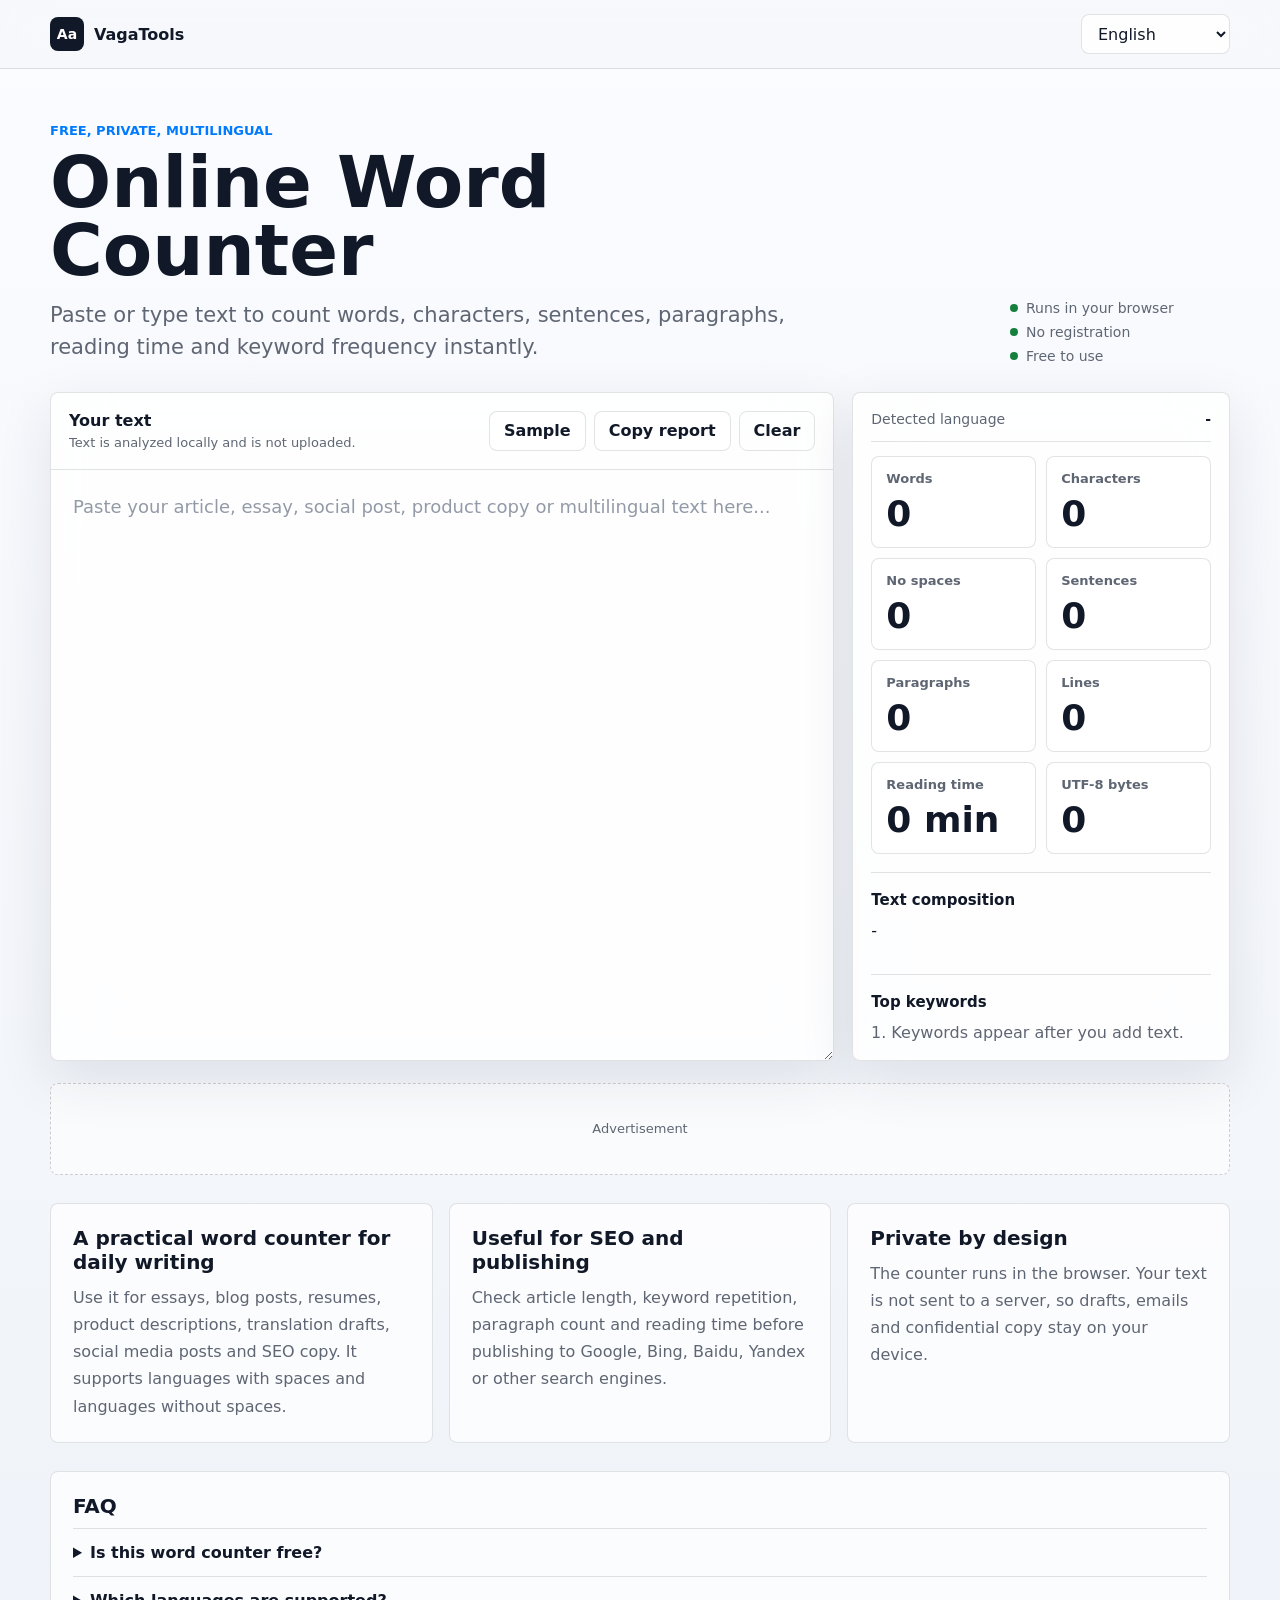
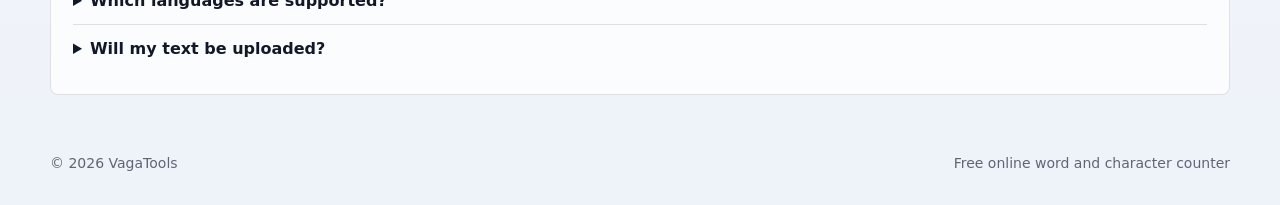
<file: index.html>
<!doctype html>
<html lang="en">
  <head>
    <meta charset="utf-8" />
    <meta name="viewport" content="width=device-width, initial-scale=1" />
    <title>Free Online Word Counter | Multilingual Character & Text Analyzer</title>
    <meta
      name="description"
      content="Free online word counter for English, Chinese, Japanese, Korean, Spanish, French, German, Portuguese, Russian, Arabic and more. Count words, characters, sentences, paragraphs, reading time and keyword frequency instantly."
    />
    <meta
      name="keywords"
      content="word counter, character counter, online word count, text analyzer, free word counter, multilingual word counter, 字数统计, 字符统计, 文字数カウント, compteur de mots, contador de palabras, contador de caracteres, Wortzähler, contatore parole, contador de palavras, счетчик слов, عداد الكلمات"
    />
    <meta name="robots" content="index, follow, max-image-preview:large" />
    <meta name="theme-color" content="#f5f7fb" />
    <link rel="canonical" href="https://English.vagatools.com/" />
    <link rel="alternate" hreflang="x-default" href="https://English.vagatools.com/" />
    <link rel="alternate" hreflang="en" href="https://English.vagatools.com/?lang=en" />
    <link rel="alternate" hreflang="zh" href="https://English.vagatools.com/?lang=zh" />
    <link rel="alternate" hreflang="es" href="https://English.vagatools.com/?lang=es" />
    <link rel="alternate" hreflang="fr" href="https://English.vagatools.com/?lang=fr" />
    <link rel="alternate" hreflang="de" href="https://English.vagatools.com/?lang=de" />
    <link rel="alternate" hreflang="ja" href="https://English.vagatools.com/?lang=ja" />
    <link rel="alternate" hreflang="ko" href="https://English.vagatools.com/?lang=ko" />
    <link rel="alternate" hreflang="pt" href="https://English.vagatools.com/?lang=pt" />
    <link rel="alternate" hreflang="ru" href="https://English.vagatools.com/?lang=ru" />
    <link rel="alternate" hreflang="ar" href="https://English.vagatools.com/?lang=ar" />
    <meta property="og:type" content="website" />
    <meta property="og:title" content="Free Online Word Counter" />
    <meta
      property="og:description"
      content="A fast multilingual word counter and character counter that works locally in your browser."
    />
    <meta property="og:url" content="https://English.vagatools.com/" />
    <meta property="og:site_name" content="VagaTools Word Counter" />
    <meta name="twitter:card" content="summary_large_image" />
    <link rel="icon" href="data:image/svg+xml,%3Csvg xmlns='http://www.w3.org/2000/svg' viewBox='0 0 64 64'%3E%3Crect width='64' height='64' rx='14' fill='%23f5f7fb'/%3E%3Cpath d='M17 18h30v5H17zm0 11h30v5H17zm0 11h18v5H17z' fill='%23007aff'/%3E%3C/svg%3E" />
    <link rel="stylesheet" href="./assets/styles.css" />
    <script
      async
      src="https://pagead2.googlesyndication.com/pagead/js/adsbygoogle.js?client=ca-pub-9943771829287979"
      crossorigin="anonymous"
    ></script>
    <script type="application/ld+json">
      {
        "@context": "https://schema.org",
        "@type": "WebApplication",
        "name": "VagaTools Free Online Word Counter",
        "url": "https://English.vagatools.com/",
        "applicationCategory": "UtilitiesApplication",
        "operatingSystem": "Any",
        "offers": {
          "@type": "Offer",
          "price": "0",
          "priceCurrency": "USD"
        },
        "featureList": [
          "Word count",
          "Character count",
          "Multilingual text analysis",
          "Reading time estimate",
          "Keyword frequency"
        ]
      }
    </script>
  </head>
  <body>
    <a class="skip-link" href="#tool" data-i18n="skip">Skip to tool</a>
    <header class="site-header">
      <nav class="nav" aria-label="Main navigation">
        <a class="brand" href="./" aria-label="VagaTools Word Counter">
          <span class="brand-mark" aria-hidden="true">Aa</span>
          <span>VagaTools</span>
        </a>
        <div class="nav-actions">
          <select id="languageSelect" class="language-select" aria-label="Language">
            <option value="auto">Auto</option>
            <option value="en">English</option>
            <option value="zh">中文</option>
            <option value="es">Español</option>
            <option value="fr">Français</option>
            <option value="de">Deutsch</option>
            <option value="ja">日本語</option>
            <option value="ko">한국어</option>
            <option value="pt">Português</option>
            <option value="ru">Русский</option>
            <option value="ar">العربية</option>
          </select>
        </div>
      </nav>
    </header>

    <main>
      <section class="intro" aria-labelledby="pageTitle">
        <div>
          <p class="eyebrow" data-i18n="eyebrow">Free, private, multilingual</p>
          <h1 id="pageTitle" data-i18n="title">Online Word Counter</h1>
          <p class="lede" data-i18n="lede">
            Paste or type text to count words, characters, sentences, paragraphs, reading time and keyword frequency instantly.
          </p>
        </div>
        <div class="trust-strip" aria-label="Tool highlights">
          <span data-i18n="trustLocal">Runs in your browser</span>
          <span data-i18n="trustNoSignup">No registration</span>
          <span data-i18n="trustFree">Free to use</span>
        </div>
      </section>

      <section id="tool" class="tool-shell" aria-label="Word counter tool">
        <div class="editor-panel">
          <div class="editor-toolbar">
            <div>
              <label for="textInput" data-i18n="inputLabel">Your text</label>
              <p id="privacyNote" data-i18n="privacyNote">Text is analyzed locally and is not uploaded.</p>
            </div>
            <div class="button-row">
              <button id="sampleBtn" type="button" data-i18n="sampleBtn">Sample</button>
              <button id="copyBtn" type="button" data-i18n="copyBtn">Copy report</button>
              <button id="clearBtn" type="button" class="quiet" data-i18n="clearBtn">Clear</button>
            </div>
          </div>
          <textarea
            id="textInput"
            spellcheck="true"
            aria-describedby="privacyNote"
            data-i18n-placeholder="placeholder"
            placeholder="Paste your article, essay, social post, product copy or multilingual text here..."
          ></textarea>
        </div>

        <aside class="stats-panel" aria-label="Text statistics">
          <div class="detected">
            <span data-i18n="detectedLanguage">Detected language</span>
            <strong id="languageName">-</strong>
          </div>
          <div class="stats-grid">
            <article class="stat">
              <span data-i18n="words">Words</span>
              <strong id="wordCount">0</strong>
            </article>
            <article class="stat">
              <span data-i18n="chars">Characters</span>
              <strong id="charCount">0</strong>
            </article>
            <article class="stat">
              <span data-i18n="charsNoSpaces">No spaces</span>
              <strong id="charNoSpaceCount">0</strong>
            </article>
            <article class="stat">
              <span data-i18n="sentences">Sentences</span>
              <strong id="sentenceCount">0</strong>
            </article>
            <article class="stat">
              <span data-i18n="paragraphs">Paragraphs</span>
              <strong id="paragraphCount">0</strong>
            </article>
            <article class="stat">
              <span data-i18n="lines">Lines</span>
              <strong id="lineCount">0</strong>
            </article>
            <article class="stat">
              <span data-i18n="readingTime">Reading time</span>
              <strong id="readingTime">0 min</strong>
            </article>
            <article class="stat">
              <span data-i18n="bytes">UTF-8 bytes</span>
              <strong id="byteCount">0</strong>
            </article>
          </div>

          <div class="detail-group">
            <h2 data-i18n="compositionTitle">Text composition</h2>
            <div id="scriptBreakdown" class="breakdown"></div>
          </div>

          <div class="detail-group">
            <h2 data-i18n="keywordsTitle">Top keywords</h2>
            <ol id="keywordList" class="keyword-list"></ol>
          </div>
        </aside>
      </section>

      <section class="ad-band" aria-label="Advertisement">
        <div class="ad-placeholder">
          <span data-i18n="adLabel">Advertisement</span>
        </div>
      </section>

      <section class="content-grid" aria-label="Word counter information">
        <article>
          <h2 data-i18n="whyTitle">A practical word counter for daily writing</h2>
          <p data-i18n="whyBody">
            Use it for essays, blog posts, resumes, product descriptions, translation drafts, social media posts and SEO copy. It supports languages with spaces and languages without spaces.
          </p>
        </article>
        <article>
          <h2 data-i18n="seoTitle">Useful for SEO and publishing</h2>
          <p data-i18n="seoBody">
            Check article length, keyword repetition, paragraph count and reading time before publishing to Google, Bing, Baidu, Yandex or other search engines.
          </p>
        </article>
        <article>
          <h2 data-i18n="privacyTitle">Private by design</h2>
          <p data-i18n="privacyBody">
            The counter runs in the browser. Your text is not sent to a server, so drafts, emails and confidential copy stay on your device.
          </p>
        </article>
      </section>

      <section class="faq" aria-labelledby="faqTitle">
        <h2 id="faqTitle" data-i18n="faqTitle">FAQ</h2>
        <details>
          <summary data-i18n="faqFreeQ">Is this word counter free?</summary>
          <p data-i18n="faqFreeA">Yes. It is free, does not require registration and can be used directly in the browser.</p>
        </details>
        <details>
          <summary data-i18n="faqLanguagesQ">Which languages are supported?</summary>
          <p data-i18n="faqLanguagesA">The tool supports English, Chinese, Japanese, Korean, Spanish, French, German, Portuguese, Russian, Arabic and many other languages.</p>
        </details>
        <details>
          <summary data-i18n="faqPrivateQ">Will my text be uploaded?</summary>
          <p data-i18n="faqPrivateA">No. Counting happens locally in your browser.</p>
        </details>
      </section>
    </main>

    <footer class="site-footer">
      <span>&copy; <span id="year"></span> VagaTools</span>
      <span data-i18n="footerText">Free online word and character counter</span>
    </footer>

    <script src="./assets/app.js" defer></script>
  </body>
</html>
</file>
<file: assets/styles.css>
:root {
  color-scheme: light;
  --bg: #f5f7fb;
  --surface: rgba(255, 255, 255, 0.84);
  --surface-strong: #ffffff;
  --text: #111827;
  --muted: #5f6673;
  --line: rgba(17, 24, 39, 0.12);
  --accent: #007aff;
  --accent-strong: #005ecb;
  --success: #15803d;
  --shadow: 0 18px 55px rgba(31, 41, 55, 0.10);
  font-family: Inter, ui-sans-serif, system-ui, -apple-system, BlinkMacSystemFont, "Segoe UI", sans-serif;
}

* {
  box-sizing: border-box;
}

html {
  scroll-behavior: smooth;
}

body {
  margin: 0;
  min-height: 100vh;
  background:
    linear-gradient(180deg, #fbfcff 0%, var(--bg) 44%, #eef3f9 100%);
  color: var(--text);
}

body[dir="rtl"] {
  direction: rtl;
}

button,
select,
textarea {
  font: inherit;
}

a {
  color: inherit;
}

.skip-link {
  position: absolute;
  left: 16px;
  top: -48px;
  z-index: 10;
  padding: 10px 14px;
  border-radius: 8px;
  background: var(--text);
  color: #fff;
  transition: top 160ms ease;
}

.skip-link:focus {
  top: 16px;
}

.site-header {
  position: sticky;
  top: 0;
  z-index: 5;
  border-bottom: 1px solid var(--line);
  background: rgba(245, 247, 251, 0.72);
  backdrop-filter: blur(22px);
}

.nav {
  display: flex;
  align-items: center;
  justify-content: space-between;
  width: min(1180px, calc(100% - 32px));
  margin: 0 auto;
  padding: 14px 0;
}

.brand {
  display: inline-flex;
  align-items: center;
  gap: 10px;
  text-decoration: none;
  font-weight: 700;
}

.brand-mark {
  display: grid;
  place-items: center;
  width: 34px;
  height: 34px;
  border-radius: 8px;
  background: #111827;
  color: #fff;
  font-size: 14px;
  letter-spacing: 0;
}

.nav-actions {
  display: flex;
  align-items: center;
  gap: 12px;
}

.language-select,
button {
  min-height: 40px;
  border: 1px solid var(--line);
  border-radius: 8px;
  background: rgba(255, 255, 255, 0.86);
  color: var(--text);
  box-shadow: 0 1px 0 rgba(255, 255, 255, 0.75) inset;
}

.language-select {
  padding: 0 34px 0 12px;
}

button {
  padding: 0 14px;
  cursor: pointer;
  font-weight: 650;
  transition: transform 140ms ease, border-color 140ms ease, background 140ms ease;
}

button:hover {
  transform: translateY(-1px);
  border-color: rgba(0, 122, 255, 0.42);
}

button:active {
  transform: translateY(0);
}

button.quiet {
  background: transparent;
}

main {
  width: min(1180px, calc(100% - 32px));
  margin: 0 auto;
}

.intro {
  display: grid;
  grid-template-columns: minmax(0, 1fr) auto;
  align-items: end;
  gap: 32px;
  padding: 54px 0 28px;
}

.eyebrow {
  margin: 0 0 10px;
  color: var(--accent);
  font-size: 13px;
  font-weight: 760;
  text-transform: uppercase;
}

h1,
h2,
p {
  margin-top: 0;
}

h1 {
  max-width: 820px;
  margin-bottom: 14px;
  font-size: clamp(42px, 6vw, 72px);
  line-height: 0.95;
  letter-spacing: 0;
}

.lede {
  max-width: 760px;
  margin-bottom: 0;
  color: var(--muted);
  font-size: clamp(17px, 2vw, 21px);
  line-height: 1.55;
}

.trust-strip {
  display: grid;
  gap: 8px;
  min-width: 220px;
  color: var(--muted);
  font-size: 14px;
}

.trust-strip span {
  display: inline-flex;
  align-items: center;
  gap: 8px;
}

.trust-strip span::before {
  width: 8px;
  height: 8px;
  border-radius: 999px;
  background: var(--success);
  content: "";
}

.tool-shell {
  display: grid;
  grid-template-columns: minmax(0, 1.35fr) minmax(360px, 0.65fr);
  gap: 18px;
  align-items: stretch;
}

.editor-panel,
.stats-panel {
  border: 1px solid var(--line);
  border-radius: 8px;
  background: var(--surface);
  box-shadow: var(--shadow);
  backdrop-filter: blur(24px);
}

.editor-panel {
  display: grid;
  grid-template-rows: auto 1fr;
  min-height: 640px;
}

.editor-toolbar {
  display: flex;
  align-items: flex-start;
  justify-content: space-between;
  gap: 18px;
  padding: 18px;
  border-bottom: 1px solid var(--line);
}

.editor-toolbar label {
  display: block;
  margin-bottom: 5px;
  font-weight: 760;
}

.editor-toolbar p {
  margin-bottom: 0;
  color: var(--muted);
  font-size: 13px;
}

.button-row {
  display: flex;
  flex-wrap: wrap;
  justify-content: flex-end;
  gap: 8px;
}

textarea {
  width: 100%;
  min-height: 520px;
  resize: vertical;
  border: 0;
  outline: 0;
  background: transparent;
  padding: 22px;
  color: var(--text);
  font-size: 18px;
  line-height: 1.7;
}

textarea::placeholder {
  color: #939aa7;
}

.stats-panel {
  padding: 18px;
}

.detected {
  display: flex;
  align-items: center;
  justify-content: space-between;
  gap: 14px;
  margin-bottom: 14px;
  padding-bottom: 14px;
  border-bottom: 1px solid var(--line);
  color: var(--muted);
  font-size: 14px;
}

.detected strong {
  color: var(--text);
}

.stats-grid {
  display: grid;
  grid-template-columns: repeat(2, minmax(0, 1fr));
  gap: 10px;
}

.stat {
  min-height: 92px;
  padding: 14px;
  border: 1px solid var(--line);
  border-radius: 8px;
  background: rgba(255, 255, 255, 0.72);
}

.stat span,
.detail-group h2 {
  display: block;
  margin-bottom: 10px;
  color: var(--muted);
  font-size: 13px;
  font-weight: 650;
}

.stat strong {
  display: block;
  overflow-wrap: anywhere;
  font-size: clamp(25px, 4vw, 36px);
  line-height: 1;
}

.detail-group {
  margin-top: 18px;
  padding-top: 18px;
  border-top: 1px solid var(--line);
}

.detail-group h2 {
  margin-bottom: 12px;
  color: var(--text);
  font-size: 15px;
}

.breakdown {
  display: grid;
  gap: 10px;
}

.meter-row {
  display: grid;
  grid-template-columns: 90px minmax(0, 1fr) 52px;
  align-items: center;
  gap: 10px;
  color: var(--muted);
  font-size: 13px;
}

.meter {
  height: 8px;
  overflow: hidden;
  border-radius: 999px;
  background: #e5e9f0;
}

.meter span {
  display: block;
  height: 100%;
  border-radius: inherit;
  background: var(--accent);
}

.keyword-list {
  display: grid;
  gap: 8px;
  margin: 0;
  padding-left: 20px;
}

body[dir="rtl"] .keyword-list {
  padding-right: 20px;
  padding-left: 0;
}

.keyword-list li {
  color: var(--muted);
}

.keyword-list strong {
  color: var(--text);
}

.ad-band {
  margin: 22px 0;
}

.ad-placeholder {
  display: grid;
  place-items: center;
  min-height: 92px;
  border: 1px dashed rgba(17, 24, 39, 0.20);
  border-radius: 8px;
  background: rgba(255, 255, 255, 0.58);
  color: var(--muted);
  font-size: 13px;
}

.content-grid {
  display: grid;
  grid-template-columns: repeat(3, minmax(0, 1fr));
  gap: 16px;
  margin: 28px 0;
}

.content-grid article,
.faq {
  border: 1px solid var(--line);
  border-radius: 8px;
  background: rgba(255, 255, 255, 0.72);
  padding: 22px;
}

.content-grid h2,
.faq h2 {
  margin-bottom: 10px;
  font-size: 20px;
  letter-spacing: 0;
}

.content-grid p,
.faq p {
  margin-bottom: 0;
  color: var(--muted);
  line-height: 1.7;
}

.faq {
  margin: 0 0 36px;
}

details {
  padding: 14px 0;
  border-top: 1px solid var(--line);
}

summary {
  cursor: pointer;
  font-weight: 720;
}

details p {
  margin-top: 10px;
}

.site-footer {
  display: flex;
  justify-content: space-between;
  gap: 16px;
  width: min(1180px, calc(100% - 32px));
  margin: 0 auto;
  padding: 24px 0 34px;
  color: var(--muted);
  font-size: 14px;
}

@media (max-width: 980px) {
  .intro,
  .tool-shell,
  .content-grid {
    grid-template-columns: 1fr;
  }

  .trust-strip {
    grid-template-columns: repeat(3, minmax(0, 1fr));
  }

  .tool-shell {
    gap: 14px;
  }
}

@media (max-width: 640px) {
  main,
  .nav,
  .site-footer {
    width: min(100% - 24px, 1180px);
  }

  .nav {
    align-items: flex-start;
    gap: 12px;
  }

  .intro {
    padding-top: 34px;
  }

  h1 {
    font-size: 42px;
  }

  .trust-strip,
  .stats-grid {
    grid-template-columns: 1fr;
  }

  .editor-panel {
    min-height: 520px;
  }

  .editor-toolbar,
  .site-footer {
    flex-direction: column;
  }

  .button-row {
    justify-content: flex-start;
  }

  textarea {
    min-height: 380px;
    padding: 18px;
    font-size: 16px;
  }
}
</file>
